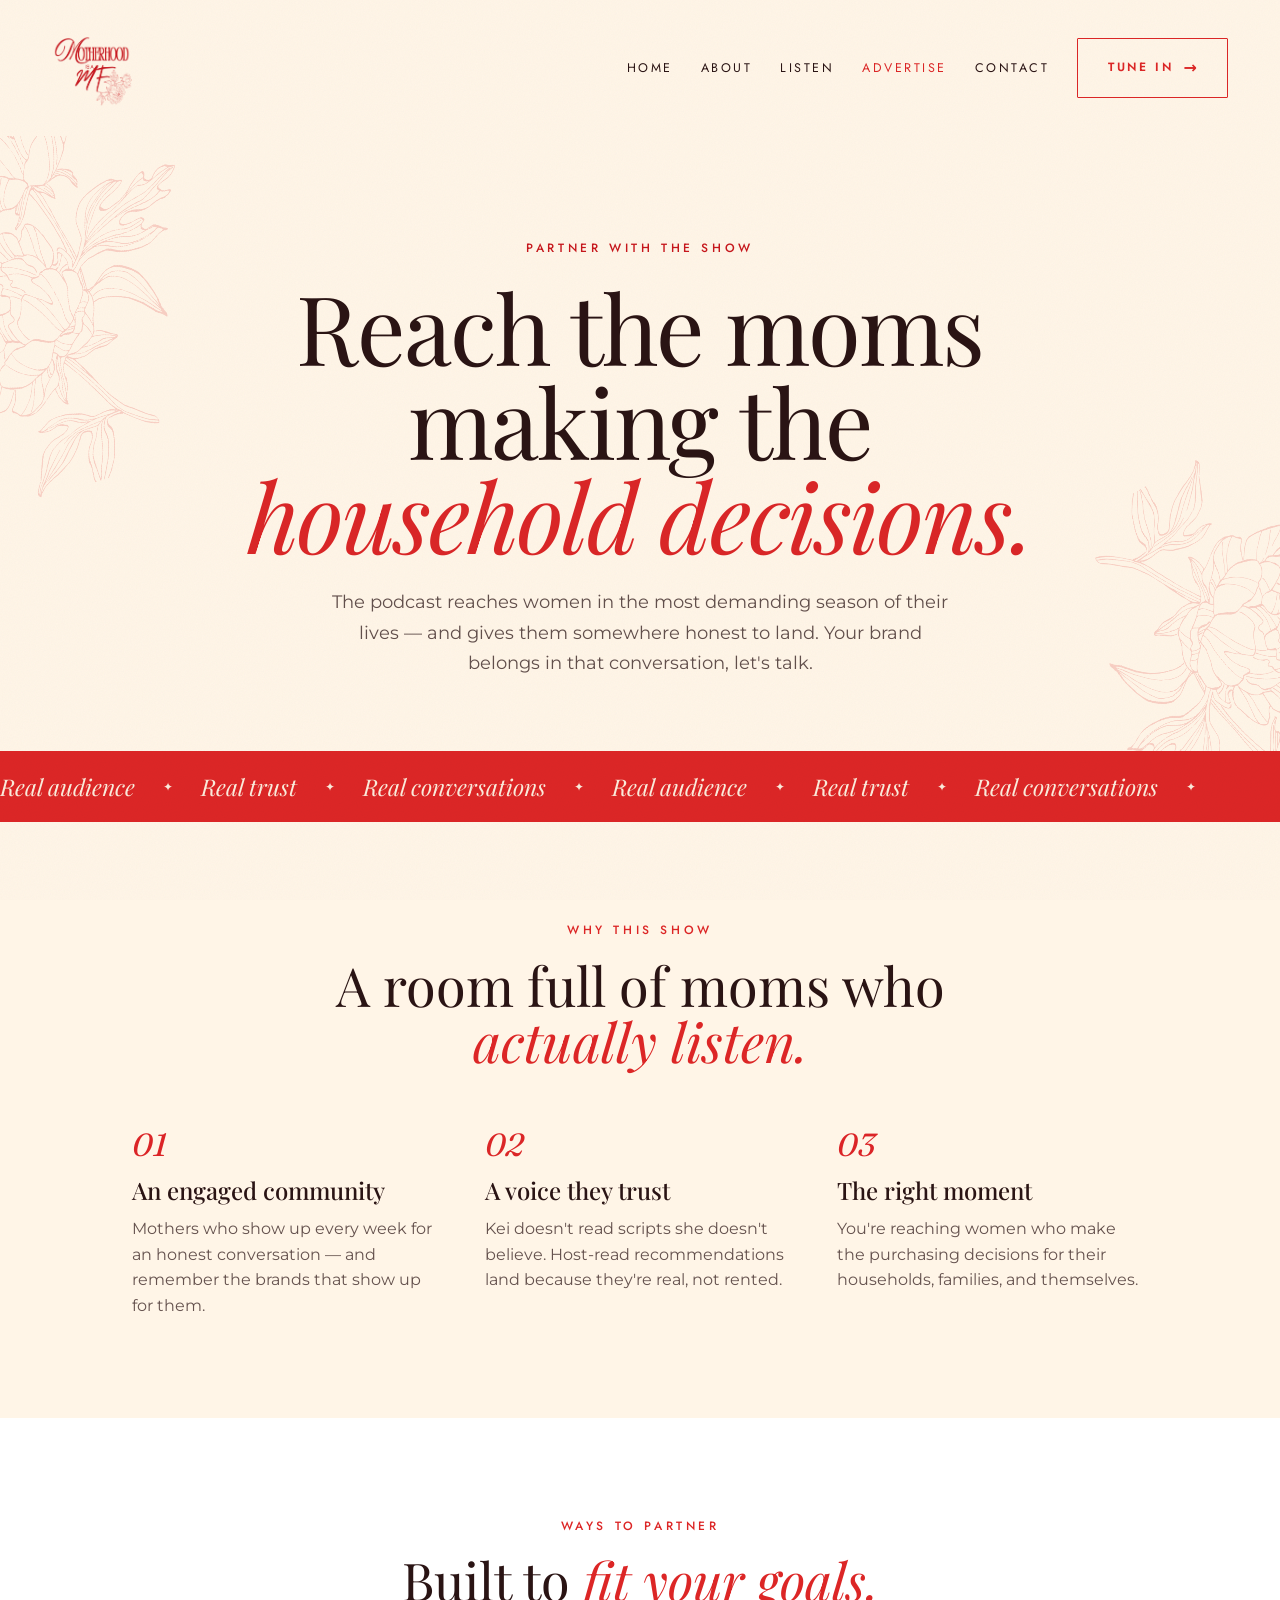
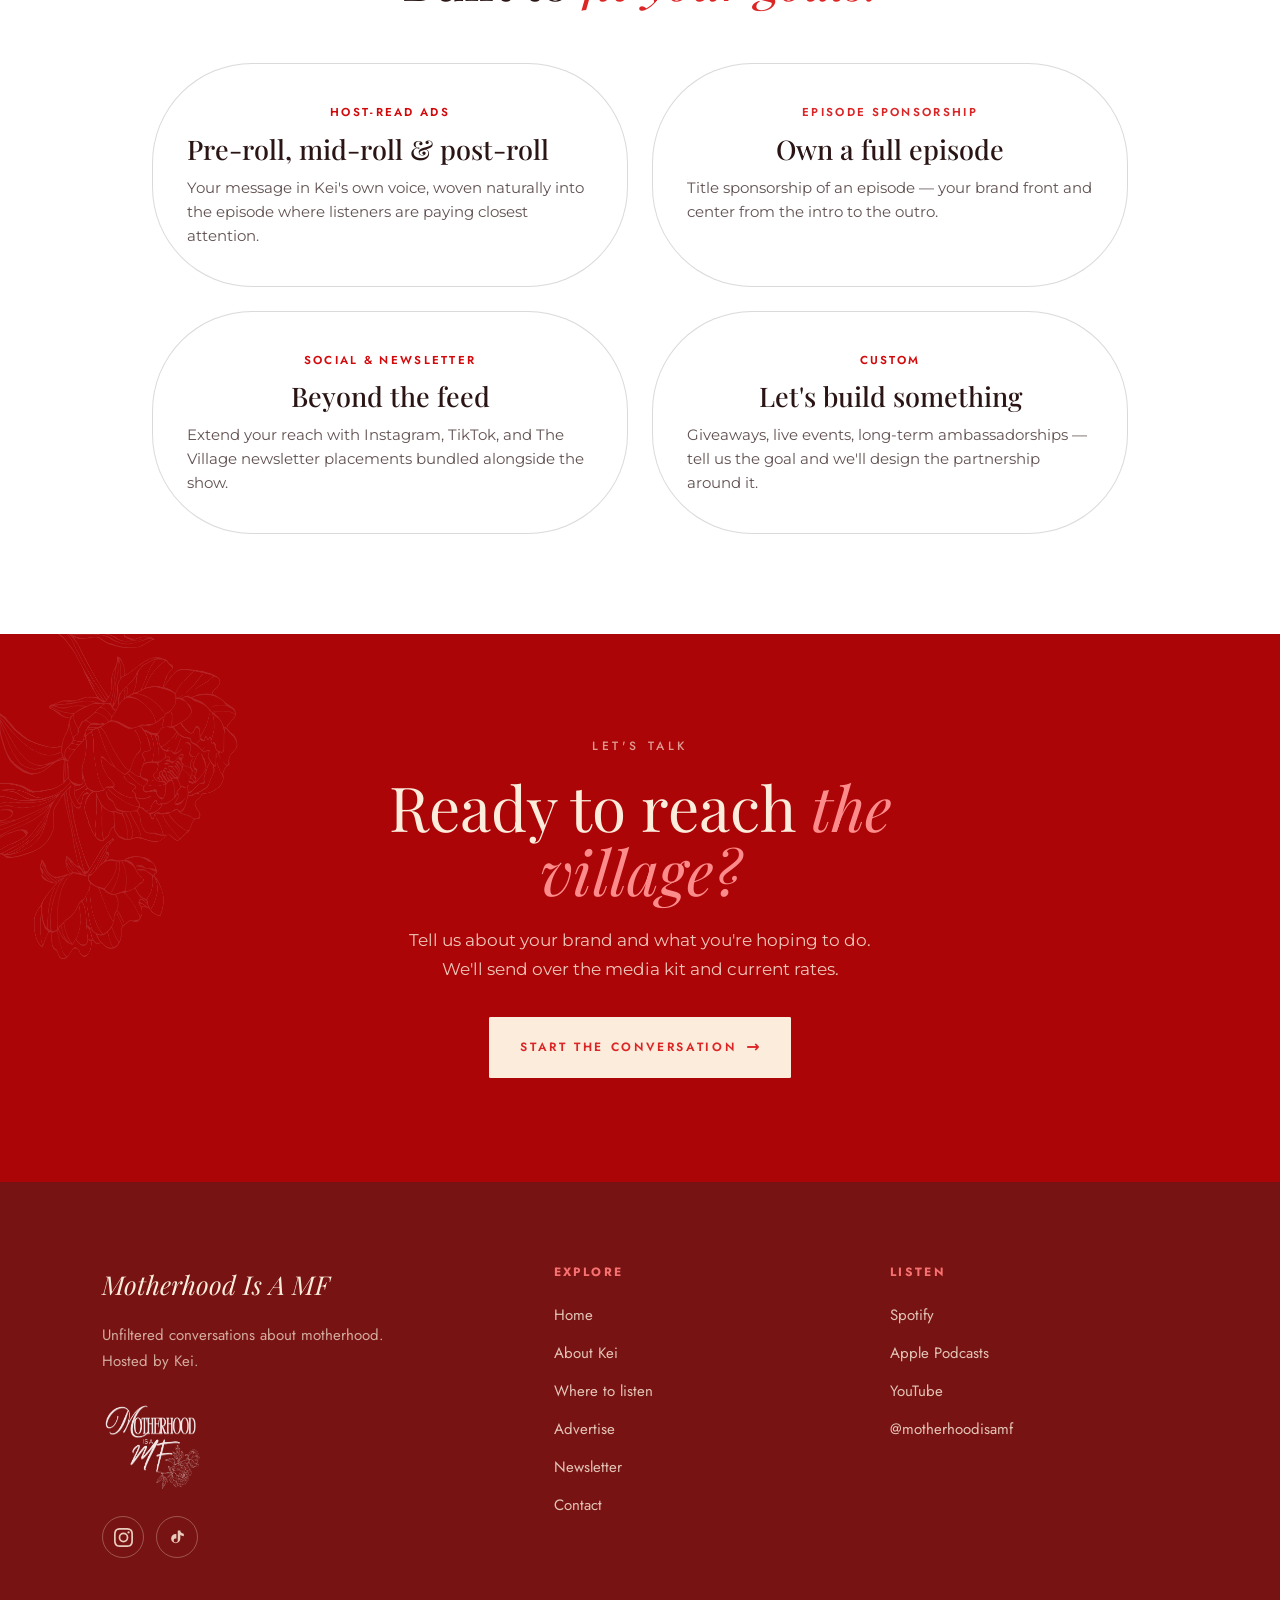
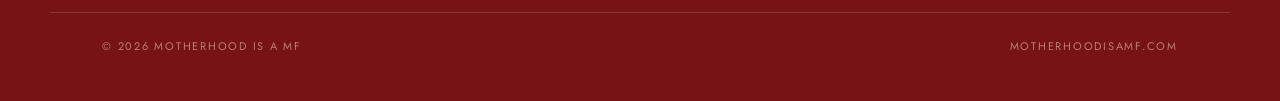
<file: Advertise.html>
<!DOCTYPE html>
<html lang="en">
<head>
<meta charset="UTF-8" />
<meta name="viewport" content="width=device-width, initial-scale=1.0" />
<title>Advertise — Motherhood Is A MF</title>
<link rel="icon" type="image/png" href="assets/logo-mark.png" />
<link rel="stylesheet" href="assets/brand.css" />
<link href="https://fonts.googleapis.com/css2?family=Fraunces:ital,opsz,wght@0,9..144,400;0,9..144,500;0,9..144,600;1,9..144,400;1,9..144,500&display=swap" rel="stylesheet" />
<link id="gfont-Playfair-Display" rel="stylesheet" href="https://fonts.googleapis.com/css2?family=Playfair+Display:wght@300;400;500;600;700&amp;display=swap" />
<link id="gfont-Montserrat" rel="stylesheet" href="https://fonts.googleapis.com/css2?family=Montserrat:wght@300;400;500;600;700&amp;display=swap" />
<style>
/* ===== ADVERTISE — The Editorial (matches site system) ===== */
.ed-h{font-family:"Fraunces",Georgia,serif;font-weight:400;font-style:normal;line-height:1.04;letter-spacing:-.012em;color:var(--ink)}

/* NAV */
header.nav{position:relative;z-index:50;background-color:rgba(255, 243, 226, 0.58)}
.nav-inner{max-width:1280px;margin:0 auto;padding:28px 52px;display:flex;align-items:center;justify-content:space-between;gap:24px}
.brandmark{font-family:var(--sc);font-weight:600;letter-spacing:.34em;font-size:16px;color:var(--bordeaux)}
.nav-links{display:flex;gap:28px;align-items:center}
.nav-links a:not(.btn){font-family:var(--sc);letter-spacing:.2em;text-transform:uppercase;font-size:12.5px;color:var(--ink);transition:color .25s}
.nav-links a:not(.btn):hover,.nav-links a.current{color:var(--bordeaux)}
@media(max-width:920px){.nav-links{display:none}}

/* HERO */
.ad-hero{position:relative;background:rgba(255, 243, 226, 0.58);text-align:center;padding:104px 0 72px;overflow:hidden}
.ad-hero .peony{position:absolute;width:300px;height:388px;background-color:var(--bordeaux);opacity:.18;pointer-events:none;-webkit-mask:url("assets/flower.png") center/contain no-repeat;mask:url("assets/flower.png") center/contain no-repeat}
.ad-hero .peony.l{left:-90px;top:-40px;transform:rotate(-18deg)}
.ad-hero .peony.r{right:-90px;bottom:-110px;transform:rotate(150deg)}
.ad-hero .wrap{max-width:900px;margin:0 auto;padding:0 32px;position:relative;z-index:2}
.ad-hero .eyebrow{color:var(--bordeaux);display:block;margin-bottom:22px}
.ad-hero h1{font-family:"Playfair Display",serif;font-weight:400;font-size:clamp(46px,7.5vw,96px);line-height:.98;letter-spacing:-.02em;color:var(--ink)}
.ad-hero h1 em{font-style:italic;color:var(--bordeaux)}
.ad-hero p{font-family:"Montserrat",sans-serif;font-size:18px;line-height:1.7;color:rgba(42,20,20,.74);max-width:52ch;margin:26px auto 0}

/* MARQUEE STRIP */
.strip{background:var(--bordeaux);color:var(--cream);overflow:hidden;padding:15px 0}
.strip-track{display:inline-flex;white-space:nowrap;will-change:transform;animation:edmarq 30s linear infinite}
.strip-track .seg{display:inline-flex;align-items:center;gap:28px;padding-right:28px}
.strip-track .seg span{font-family:"Playfair Display",serif;font-style:italic;font-size:23px;display:inline-flex;align-items:center;gap:28px}
.strip-track .seg span::after{content:"✦";font-style:normal;font-size:12px;color:currentColor}
@keyframes edmarq{from{transform:translateX(0)}to{transform:translateX(-50%)}}

/* WHY PARTNER */
.why{background:var(--cream);padding:100px 0}
.why .head{max-width:820px;margin:0 auto 60px;padding:0 32px;text-align:center}
.why .eyebrow{color:var(--bordeaux);display:block;margin-bottom:18px}
.why .head h2{font-family:"Playfair Display",serif;font-weight:400;font-size:clamp(30px,4.4vw,54px);line-height:1.04;color:var(--ink)}
.why .head h2 em{font-style:italic;color:var(--bordeaux)}
.why .grid{max-width:1120px;margin:0 auto;padding:0 52px;display:grid;grid-template-columns:repeat(3,1fr);gap:42px}
.why .it{text-align:left}
.why .it .n{font-family:"Fraunces",serif;font-style:italic;font-size:32px;color:var(--bordeaux-pale);line-height:1;display:block;margin-bottom:16px}
.why .it h3{font-family:"Playfair Display",serif;font-weight:500;font-size:24px;line-height:1.12;color:var(--ink);margin-bottom:12px}
.why .it p{font-family:"Montserrat",sans-serif;font-size:15.5px;line-height:1.65;color:rgba(42,20,20,.72)}
@media(max-width:820px){.why .grid{grid-template-columns:1fr;max-width:460px;gap:36px}}

/* WAYS TO PARTNER */
.ways{background:var(--blush);padding:100px 0}
.ways .head{max-width:820px;margin:0 auto 56px;padding:0 32px;text-align:center}
.ways .eyebrow{color:var(--bordeaux);display:block;margin-bottom:18px}
.ways .head h2{font-family:"Playfair Display",serif;font-weight:400;font-size:clamp(30px,4.4vw,52px);line-height:1.04;color:var(--ink)}
.ways .head h2 em{font-style:italic;color:var(--bordeaux)}
.ways .grid{max-width:1080px;margin:0 auto;padding:0 52px;display:grid;grid-template-columns:repeat(2,1fr);gap:24px}
.pcard{background:var(--cream);border:1px solid var(--rule);padding:38px 34px;display:flex;flex-direction:column;gap:12px;transition:transform .35s,box-shadow .35s,border-color .35s}
.pcard:hover{transform:translateY(-5px);box-shadow:0 24px 50px -30px rgba(42,20,20,.4);border-color:var(--bordeaux)}
.pcard .en{font-family:var(--sc);font-weight:600;letter-spacing:.2em;text-transform:uppercase;font-size:11.5px;color:var(--bordeaux-pale)}
.pcard h3{font-family:"Playfair Display",serif;font-weight:500;font-size:27px;line-height:1.06;color:var(--ink)}
.pcard p{font-family:"Montserrat",sans-serif;font-size:15px;line-height:1.6;color:rgba(42,20,20,.74)}
@media(max-width:760px){.ways .grid{grid-template-columns:1fr;max-width:460px}}

/* CTA BAND */
.ad-cta{background:var(--wine);color:var(--cream);text-align:center;padding:104px 0;position:relative;overflow:hidden}
.ad-cta .flower{position:absolute;width:300px;opacity:.12;left:-60px;top:-60px;pointer-events:none;transform:rotate(180deg)}
.ad-cta .wrap{max-width:680px;margin:0 auto;padding:0 32px;position:relative;z-index:2}
.ad-cta .eyebrow{color:rgba(251,236,220,.66);display:block;margin-bottom:20px}
.ad-cta h2{font-family:"Playfair Display",serif;font-weight:400;font-size:clamp(34px,5vw,62px);line-height:1.04;color:var(--cream)}
.ad-cta h2 em{font-style:italic;color:var(--bordeaux-pale)}
.ad-cta p{font-family:"Montserrat",sans-serif;font-size:17px;line-height:1.7;color:rgba(251,236,220,.84);max-width:46ch;margin:22px auto 0}
.ad-cta .btn-wrap{margin-top:34px}

/* FOOTER */
footer.ed-foot{background:var(--chocolate);color:var(--cream);padding:80px 0 44px}
.ed-foot .cols{max-width:1180px;margin:0 auto;padding:0 52px;display:grid;grid-template-columns:1.4fr 1fr 1fr;gap:48px;align-items:start}
.ed-foot .brand h3{font-family:"Playfair Display",serif;font-style:italic;font-weight:400;font-size:26px;color:var(--cream);margin-bottom:14px}
.ed-foot .brand p{font-size:15px;line-height:1.7;color:rgba(251,236,220,.7);max-width:32ch}
.ed-foot .col h4{font-family:var(--sc);letter-spacing:.2em;text-transform:uppercase;font-size:12px;color:var(--bordeaux-pale);margin-bottom:18px}
.ed-foot .col a,.ed-foot .col p{display:block;font-size:15px;color:rgba(251,236,220,.82);margin-bottom:11px}
.ed-foot .col a:hover{color:var(--cream)}
.ed-foot .base{max-width:1180px;margin:54px auto 0;padding:24px 52px 0;border-top:1px solid rgba(251,236,220,.16);display:flex;justify-content:space-between;gap:16px;flex-wrap:wrap;font-family:var(--sc);letter-spacing:.16em;text-transform:uppercase;font-size:11px;color:rgba(251,236,220,.5)}
@media(max-width:760px){.ed-foot .cols{grid-template-columns:1fr;gap:34px}.nav-inner{padding:16px 26px}}
</style>
</head>
<body class="ed" style="background-color: rgba(255, 243, 226, 0.58)">
<div class="grain"></div>

<header class="nav">
  <div class="nav-inner">
    <a href="index.html" class="brandmark" aria-label="Motherhood Is A MF — home"><img src="assets/logo-mark.png" alt="Motherhood Is A MF" style="height:80px;width:auto;display:block" /></a>
    <nav class="nav-links">
      <a href="index.html">Home</a>
      <a href="About.html">About</a>
      <a href="index.html#listen">Listen</a>
      <a href="Advertise.html" class="current">Advertise</a>
      <a href="Contact.html">Contact</a>
      <a href="index.html#listen" class="btn btn-line">Tune in <span class="ar">→</span></a>
    </nav>
    <button class="m-toggle" aria-label="Open menu" aria-expanded="false"><span></span><span></span><span></span></button>
  </div>
</header>

<nav class="m-overlay" aria-hidden="true">
  <div class="m-orn">✦</div>
  <a href="index.html">Home</a>
  <a href="About.html">About</a>
  <a href="index.html#listen">Listen</a>
  <a href="Advertise.html">Advertise</a>
  <a href="Contact.html">Contact</a>
  <a href="index.html#listen" class="m-cta">Tune in →</a>
</nav>

<!-- HERO -->
<section class="ad-hero" data-screen-label="Advertise hero">
  <div class="peony l" aria-hidden="true"></div>
  <div class="peony r" aria-hidden="true"></div>
  <div class="wrap" data-reveal style="color: rgb(255, 255, 255)">
    <span class="eyebrow label" style="color: rgb(199, 23, 28)">Partner with the show</span>
    <h1>Reach the moms making the <em style="color:#da2627">household decisions.</em></h1>
    <p>The podcast reaches women in the most demanding season of their lives — and gives them somewhere honest to land. Your brand belongs in that conversation, let's talk.</p>
  </div>
</section>

<!-- STRIP -->
<div class="strip">
  <div class="strip-track">
    <div class="seg"><span>Real audience</span><span>Real trust</span><span>Real conversations</span></div>
    <div class="seg" aria-hidden="true"><span>Real audience</span><span>Real trust</span><span>Real conversations</span></div>
  </div>
</div>

<!-- WHY PARTNER -->
<section class="why" data-screen-label="Why partner" style="background-color: rgba(255, 243, 226, 0.58)">
  <div class="head" data-reveal>
    <span class="eyebrow label">Why this show</span>
    <h2>A room full of moms who <em>actually listen.</em></h2>
  </div>
  <div class="grid">
    <div class="it" data-reveal>
      <span class="n" style="color: rgb(219, 36, 39)">01</span>
      <h3>An engaged community</h3>
      <p>Mothers who show up every week for an honest conversation — and remember the brands that show up for them.</p>
    </div>
    <div class="it" data-reveal data-d="1">
      <span class="n" style="color: rgb(219, 38, 39)">02</span>
      <h3>A voice they trust</h3>
      <p>Kei doesn't read scripts she doesn't believe. Host-read recommendations land because they're real, not rented.</p>
    </div>
    <div class="it" data-reveal data-d="2">
      <span class="n" style="color: rgb(219, 36, 39)">03</span>
      <h3>The right moment</h3>
      <p>You're reaching women who make the purchasing decisions for their households, families, and themselves.</p>
    </div>
  </div>
</section>

<!-- WAYS TO PARTNER -->
<section class="ways" data-screen-label="Ways to partner" style="background-color: rgb(255, 255, 255)">
  <div class="head" data-reveal>
    <span class="eyebrow label">Ways to partner</span>
    <h2>Built to <em>fit your goals.</em></h2>
  </div>
  <div class="grid">
    <div class="pcard" data-reveal style="background-color: rgb(255, 255, 255); border-radius: 100px">
      <span class="en" style="color: rgb(210, 9, 11); text-align: center">Host-read ads</span>
      <h3>Pre-roll, mid-roll &amp; post-roll</h3>
      <p>Your message in Kei's own voice, woven naturally into the episode where listeners are paying closest attention.</p>
    </div>
    <div class="pcard" data-reveal data-d="1" style="background-color: rgb(255, 255, 255); border-radius: 100px">
      <span class="en" style="color: rgb(218, 38, 39); text-align: center">Episode sponsorship</span>
      <h3 style="text-align: center">Own a full episode</h3>
      <p>Title sponsorship of an episode — your brand front and center from the intro to the outro.</p>
    </div>
    <div class="pcard" data-reveal data-d="2" style="background-color: rgb(255, 255, 255); border-radius: 100px">
      <span class="en" style="color: rgb(212, 9, 11); text-align: center">Social &amp; newsletter</span>
      <h3 style="text-align: center">Beyond the feed</h3>
      <p>Extend your reach with Instagram, TikTok, and The Village newsletter placements bundled alongside the show.</p>
    </div>
    <div class="pcard" data-reveal data-d="3" style="background-color: rgb(255, 255, 255); border-radius: 100px">
      <span class="en" style="color: rgb(210, 9, 11); text-align: center">Custom</span>
      <h3 style="text-align: center">Let's build something</h3>
      <p>Giveaways, live events, long-term ambassadorships — tell us the goal and we'll design the partnership around it.</p>
    </div>
  </div>
</section>

<!-- CTA -->
<section class="ad-cta" data-screen-label="Advertise CTA" style="background-color: rgb(172, 5, 7)">
  <img class="flower" src="assets/flower-cream.png" alt="" />
  <div class="wrap" data-reveal>
    <span class="eyebrow label">Let's talk</span>
    <h2>Ready to reach <em style="color: rgb(252, 140, 140)">the village?</em></h2>
    <p>Tell us about your brand and what you're hoping to do. We'll send over the media kit and current rates.</p>
    <div class="btn-wrap"><a href="Contact.html#partner" class="btn btn-solid-cream">Start the conversation <span class="ar">→</span></a></div>
  </div>
</section>

<!-- FOOTER -->
<footer class="ed-foot" data-screen-label="Footer" style="background-color: rgb(119, 19, 18)">
  <div class="cols">
    <div class="brand">
      <h3 style="font-family: &quot;Playfair Display&quot;">Motherhood Is A MF</h3>
      <p>Unfiltered conversations about motherhood. Hosted by Kei. </p>
      <img src="assets/logo-mark.png" alt="Motherhood Is A MF" style="height:98px;width:auto;margin-top:20px;display:block;filter:brightness(0) invert(1);opacity:.9" />
      <div class="foot-social">
        <a href="https://www.instagram.com/motherhoodisamf/" target="_blank" rel="noopener" aria-label="Instagram"><svg viewBox="0 0 24 24" aria-hidden="true"><path d="M12 2.16c3.2 0 3.58.01 4.85.07 1.17.05 1.8.25 2.23.41.56.22.96.48 1.38.9.42.42.68.82.9 1.38.16.42.36 1.06.41 2.23.06 1.27.07 1.65.07 4.85s-.01 3.58-.07 4.85c-.05 1.17-.25 1.8-.41 2.23-.22.56-.48.96-.9 1.38-.42.42-.82.68-1.38.9-.42.16-1.06.36-2.23.41-1.27.06-1.65.07-4.85.07s-3.58-.01-4.85-.07c-1.17-.05-1.8-.25-2.23-.41-.56-.22-.96-.48-1.38-.9-.42-.42-.68-.82-.9-1.38-.16-.42-.36-1.06-.41-2.23C2.17 15.58 2.16 15.2 2.16 12s.01-3.58.07-4.85c.05-1.17.25-1.8.41-2.23.22-.56.48-.96.9-1.38.42-.42.82-.68 1.38-.9.42-.16 1.06-.36 2.23-.41C8.42 2.17 8.8 2.16 12 2.16M12 0C8.74 0 8.33.01 7.05.07 5.78.13 4.9.33 4.14.63c-.79.31-1.46.72-2.13 1.38C1.35 2.68.94 3.35.63 4.14.33 4.9.13 5.78.07 7.05.01 8.33 0 8.74 0 12s.01 3.67.07 4.95c.06 1.27.26 2.15.56 2.91.31.79.72 1.46 1.38 2.13.67.66 1.34 1.07 2.13 1.38.76.3 1.64.5 2.91.56C8.33 23.99 8.74 24 12 24s3.67-.01 4.95-.07c1.27-.06 2.15-.26 2.91-.56.79-.31 1.46-.72 2.13-1.38.66-.67 1.07-1.34 1.38-2.13.3-.76.5-1.64.56-2.91.06-1.28.07-1.69.07-4.95s-.01-3.67-.07-4.95c-.06-1.27-.26-2.15-.56-2.91-.31-.79-.72-1.46-1.38-2.13-.67-.66-1.34-1.07-2.13-1.38-.76-.3-1.64-.5-2.91-.56C15.67.01 15.26 0 12 0z"/><path d="M12 5.84A6.16 6.16 0 1 0 18.16 12 6.16 6.16 0 0 0 12 5.84zm0 10.15A3.99 3.99 0 1 1 16 12a4 4 0 0 1-4 4z"/><circle cx="18.41" cy="5.59" r="1.44"/></svg></a>
        <a href="https://www.tiktok.com/@motherhoodisamf" target="_blank" rel="noopener" aria-label="TikTok"><svg viewBox="0 0 24 24" aria-hidden="true"><path d="M16.6 5.82a4.28 4.28 0 0 1-1.05-2.82h-3.2v12.86a2.59 2.59 0 0 1-2.59 2.5 2.59 2.59 0 0 1-2.59-2.59 2.59 2.59 0 0 1 3.41-2.45V7.62a5.8 5.8 0 0 0-.82-.06A5.79 5.79 0 0 0 4 13.35a5.79 5.79 0 0 0 9.95 4.03 5.78 5.78 0 0 0 1.63-4.03V8.96a7.45 7.45 0 0 0 4.4 1.42V7.18a4.28 4.28 0 0 1-3.38-1.36z"/></svg></a>
      </div>
    </div>
    <div class="col">
      <h4>Explore</h4>
      <a href="index.html">Home</a>
      <a href="About.html">About Kei</a>
      <a href="index.html#listen">Where to listen</a>
      <a href="Advertise.html">Advertise</a>
      <a href="index.html#vip">Newsletter</a>
      <a href="Contact.html">Contact</a>
    </div>
    <div class="col">
      <h4>Listen</h4>
      <a href="https://open.spotify.com/show/033E9nOuhHwhivhr1qKbL1" target="_blank" rel="noopener">Spotify</a>
      <a href="https://podcasts.apple.com/us/podcast/motherhood-is-a-mf/id1896886957" target="_blank" rel="noopener">Apple Podcasts</a>
      <a href="https://www.youtube.com/@MotherhoodIsAMF" target="_blank" rel="noopener">YouTube</a>
      <a href="https://www.instagram.com/motherhoodisamf/" target="_blank" rel="noopener">@motherhoodisamf</a>
    </div>
  </div>
  <div class="base">
    <span>© 2026 Motherhood Is A MF</span>
    <span>MotherhoodIsAMF.com</span>
  </div>
</footer>

<script>
(function(){
  if('IntersectionObserver' in window){
    var io=new IntersectionObserver(function(entries){entries.forEach(function(e){if(e.isIntersecting){e.target.classList.add('in');io.unobserve(e.target);}});},{threshold:.12,rootMargin:'0px 0px -8% 0px'});
    [].slice.call(document.querySelectorAll('[data-reveal]')).forEach(function(el){io.observe(el);});
  }else{[].slice.call(document.querySelectorAll('[data-reveal]')).forEach(function(el){el.classList.add('in');});}
  var mt=document.querySelector('.m-toggle'), mo=document.querySelector('.m-overlay');
  if(mt&&mo){
    function setMenu(open){mt.classList.toggle('on',open);mo.classList.toggle('open',open);document.body.classList.toggle('m-lock',open);mt.setAttribute('aria-expanded',open);mo.setAttribute('aria-hidden',!open);mt.setAttribute('aria-label',open?'Close menu':'Open menu');}
    mt.addEventListener('click',function(){setMenu(!mo.classList.contains('open'));});
    mo.addEventListener('click',function(e){var a=e.target.closest&&e.target.closest('a');if(!a)return;var href=a.getAttribute('href')||'';if(href.charAt(0)==='#'){setMenu(false);return;}e.preventDefault();setMenu(false);window.location.href=a.href;});
    document.addEventListener('keydown',function(e){if(e.key==='Escape')setMenu(false);});
  }
})();
</script>


<!-- Flodesk popup form -->
<script>
(function(w,d,t,h,s,n){
  w.FlodeskObject=n;
  var fn=function(){(w[n].q=w[n].q||[]).push(arguments);};
  w[n]=w[n]||fn;
  var f=d.getElementsByTagName(t)[0];
  var v='?v='+Math.floor(new Date().getTime()/(120*1000))*60;
  var sm=d.createElement(t);sm.async=true;sm.type='module';sm.src=h+s+'.mjs'+v;
  f.parentNode.insertBefore(sm,f);
  var sn=d.createElement(t);sn.async=true;sn.noModule=true;sn.src=h+s+'.js'+v;
  f.parentNode.insertBefore(sn,f);
})(window,document,'script','https://assets.flodesk.com','/universal','fd');
window.fd('form',{
  formId:'6a28cfd1c94aa75ad67dfd65'
});
</script>
</body>
</html>
</file>
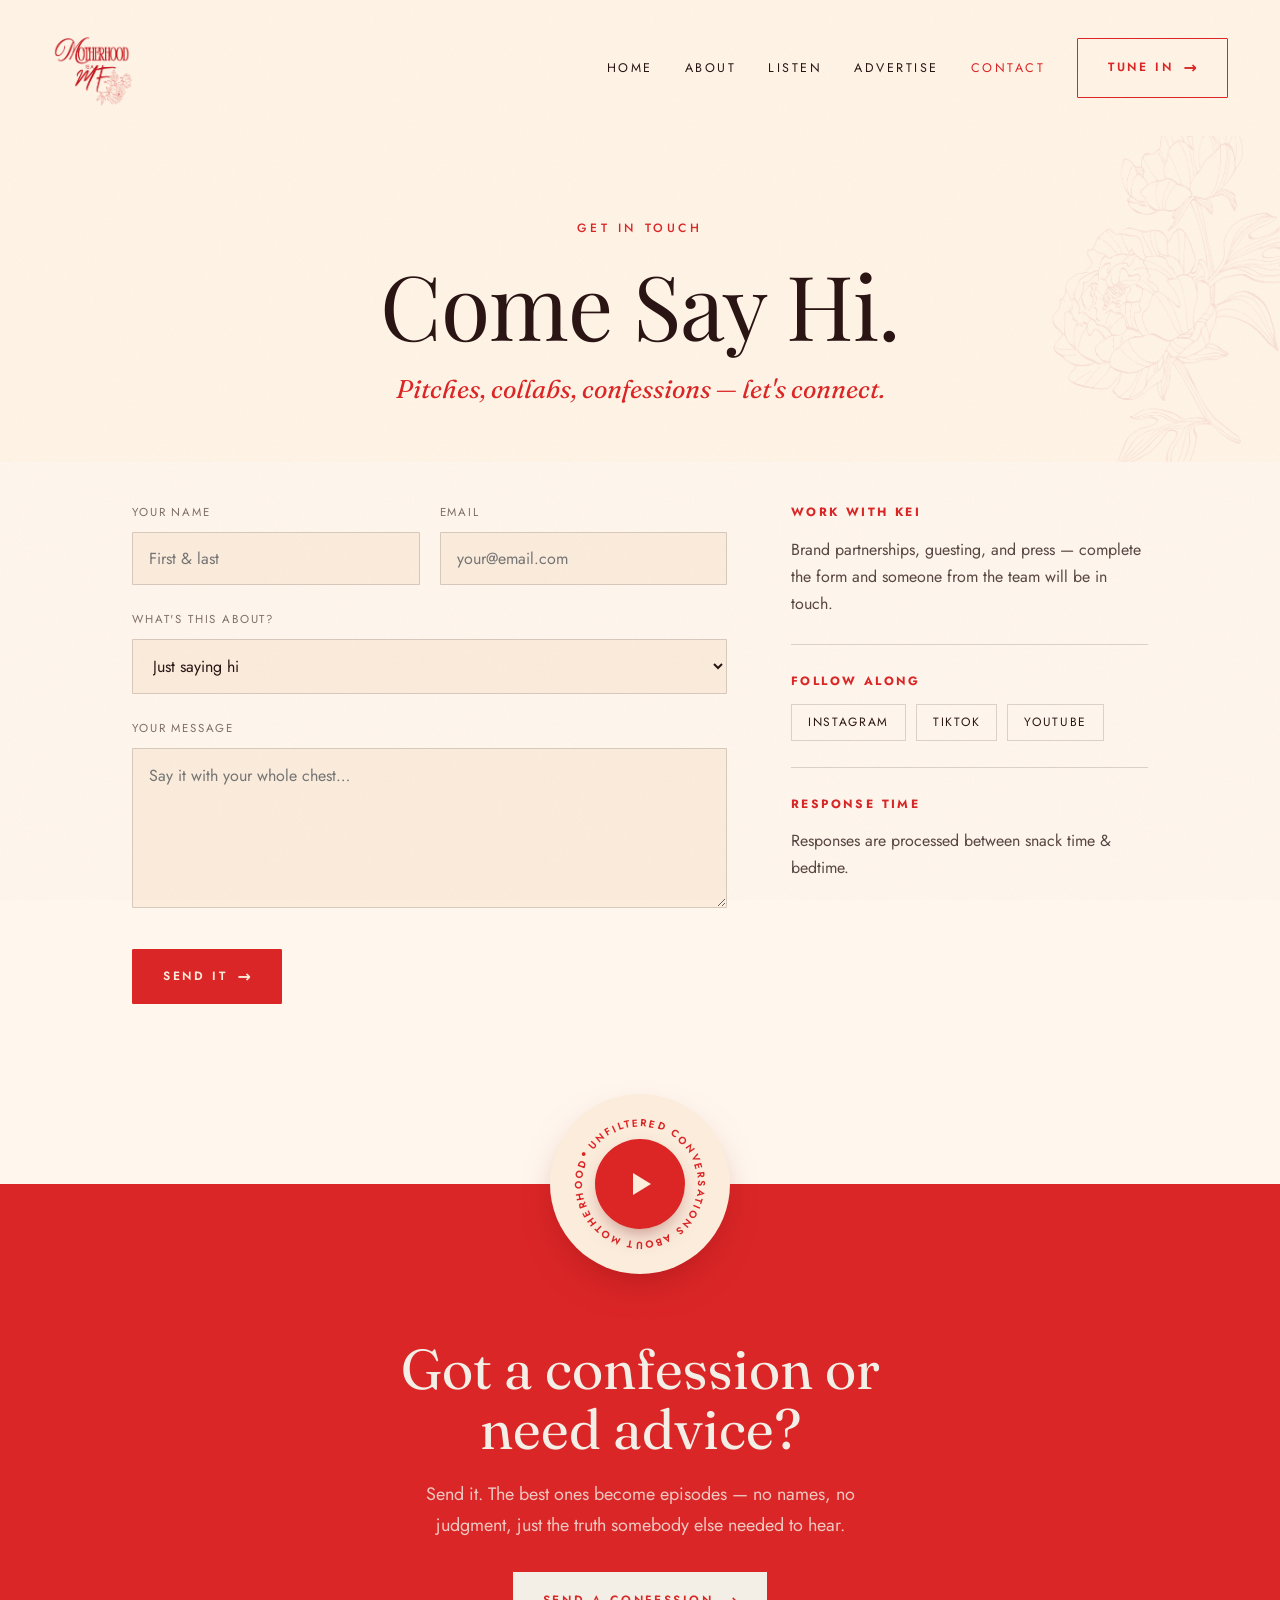
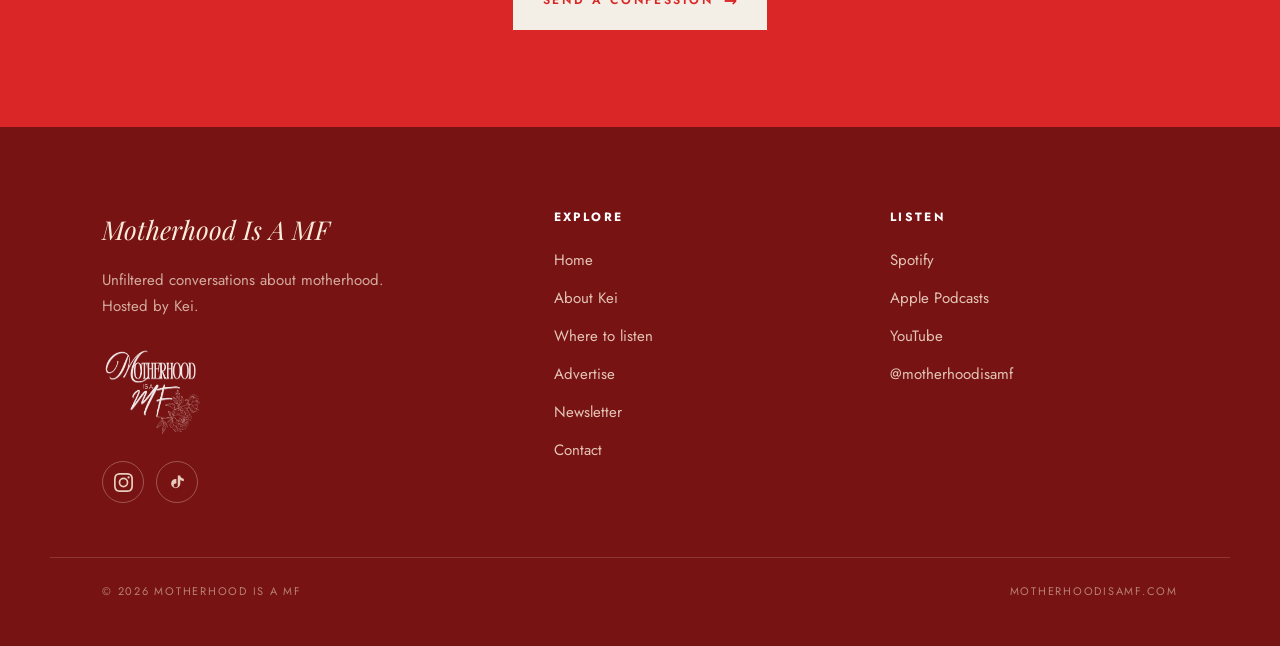
<file: Contact.html>
<!DOCTYPE html>
<html lang="en">
<head>
<meta charset="UTF-8" />
<meta name="viewport" content="width=device-width, initial-scale=1.0" />
<title>Contact — Motherhood Is A MF</title>
<link rel="icon" type="image/png" href="assets/logo-mark.png" />
<link rel="stylesheet" href="assets/brand.css" />
<link href="https://fonts.googleapis.com/css2?family=Fraunces:ital,opsz,wght@0,9..144,400;0,9..144,500;0,9..144,600;1,9..144,400;1,9..144,500&display=swap" rel="stylesheet" />
<link href="https://fonts.googleapis.com/css2?family=Playfair+Display:wght@300;400;500;600;700&display=swap" rel="stylesheet" />
<style>
.ed-h{font-family:"Fraunces",Georgia,serif;font-weight:400;font-style:normal;line-height:1.06;letter-spacing:-.012em;color:var(--ink)}
.ed-h em{font-style:italic;color:var(--bordeaux);font-weight:400}

/* NAV */
header.nav{position:relative;z-index:50;background:rgba(255, 243, 226, 0.58)}
.nav-inner{max-width:1280px;margin:0 auto;padding:28px 52px;display:flex;align-items:center;justify-content:space-between;gap:24px}
.brandmark{font-family:var(--sc);font-weight:600;letter-spacing:.34em;font-size:16px;color:var(--bordeaux)}
.nav-links{display:flex;gap:32px;align-items:center}
.nav-links a:not(.btn){font-family:var(--sc);letter-spacing:.2em;text-transform:uppercase;font-size:12.5px;color:var(--ink);transition:color .25s}
.nav-links a:not(.btn):hover,.nav-links a.current{color:var(--bordeaux)}
@media(max-width:780px){.nav-links{display:none}}

/* HERO */
.c-hero{padding:84px 0 50px;text-align:center;position:relative;overflow:hidden;background:rgba(255, 243, 226, 0.58)}
.c-hero .peony-bg{position:absolute;width:280px;opacity:.09;right:-50px;top:-20px;pointer-events:none}
.c-hero .eyebrow{color:var(--bordeaux);display:block;margin-bottom:22px}
.c-hero h1{font-size:clamp(46px,7vw,100px);line-height:1}
.c-hero p{font-family:"Fraunces",serif;font-style:italic;font-size:clamp(19px,2vw,26px);color:var(--bordeaux);margin-top:18px}

/* BODY GRID */
.c-wrap{max-width:1120px;margin:0 auto;padding:40px 52px 110px;display:grid;grid-template-columns:1.25fr .75fr;gap:64px;align-items:start}
@media(max-width:880px){.c-wrap{grid-template-columns:1fr;gap:48px;padding:30px 26px 80px}}

/* FORM */
.c-form .fl{display:block;font-family:var(--sc);letter-spacing:.16em;text-transform:uppercase;font-size:11.5px;color:rgba(42,20,20,.6);margin:0 0 9px}
.c-form .row{margin-bottom:24px}
.c-form .two{display:grid;grid-template-columns:1fr 1fr;gap:20px}
@media(max-width:560px){.c-form .two{grid-template-columns:1fr}}
.c-form input,.c-form select,.c-form textarea{width:100%;background:var(--cream);border:1px solid var(--rule);color:var(--ink);padding:14px 16px;border-radius:1px;font-family:var(--body);font-size:16px;transition:border-color .25s}
.c-form textarea{min-height:160px;resize:vertical;line-height:1.6}
.c-form input:focus,.c-form select:focus,.c-form textarea:focus{outline:none;border-color:var(--bordeaux)}
.c-form .sub{margin-top:6px}
.c-form .note{font-family:var(--sc);letter-spacing:.12em;text-transform:uppercase;font-size:11px;color:rgba(42,20,20,.5);margin-top:16px}
.c-msg{display:none;background:var(--bordeaux);color:var(--cream);padding:18px 22px;font-family:"Fraunces",serif;font-style:italic;font-size:20px;margin-bottom:24px}
.c-msg.show{display:block}
.c-msg.err{background:#7a0a10}

/* ASIDE */
.c-aside .block{border-top:1px solid var(--rule);padding:26px 0}
.c-aside .block:first-child{border-top:none;padding-top:0}
.c-aside h3{font-family:var(--sc);letter-spacing:.2em;text-transform:uppercase;font-size:12px;color:var(--bordeaux);margin-bottom:12px}
.c-aside a{font-family:"Fraunces",serif;font-size:clamp(22px,2.4vw,30px);color:var(--ink);line-height:1.2;transition:color .25s;display:inline-block}
.c-aside a:hover{color:var(--bordeaux)}
.c-aside p{font-size:16px;line-height:1.7;color:rgba(42,20,20,.78)}
.c-aside .socials{display:flex;gap:10px;flex-wrap:wrap;margin-top:4px}
.c-aside .socials a{font-family:var(--sc);font-size:12px;letter-spacing:.14em;text-transform:uppercase;border:1px solid var(--rule);padding:10px 16px;color:var(--ink)}
.c-aside .socials a:hover{background:var(--bordeaux);color:var(--cream);border-color:var(--bordeaux)}

/* CONFESSION CALLOUT */
.confess{background:var(--blush);text-align:center;padding:120px 0 96px;position:relative;margin-top:70px}
.confess .seal{position:absolute;top:-78px;left:50%;transform:translateX(-50%);width:156px;height:156px;z-index:3}
.confess .seal::before{content:"";position:absolute;inset:-12px;border-radius:50%;background:var(--cream);box-shadow:0 16px 40px -18px rgba(122,10,16,.55);z-index:-1}
.confess .seal svg{width:100%;height:100%}
.confess .seal text{font-family:var(--sc);font-size:13px;font-weight:600;letter-spacing:.225em;fill:var(--bordeaux);text-transform:uppercase}
.confess .seal .bigdot{font-size:30px;letter-spacing:0;fill:var(--bordeaux)}
.confess .seal-badge{position:absolute;top:50%;left:50%;transform:translate(-50%,-50%);width:90px;height:90px;border-radius:50%;background:var(--bordeaux);color:var(--cream);display:flex;align-items:center;justify-content:center;z-index:4;box-shadow:0 10px 26px -12px rgba(122,10,16,.7)}
.confess .seal .play{width:0;height:0;border-style:solid;border-width:11px 0 11px 18px;border-color:transparent transparent transparent var(--cream);margin-left:4px}
.confess .wrap{max-width:680px;position:relative;z-index:2}
.confess .eyebrow{color:var(--bordeaux);display:block;margin-bottom:18px}
.confess h2{font-family:"Fraunces",serif;font-weight:400;font-size:clamp(32px,4.6vw,56px);line-height:1.08;color:var(--ink)}
.confess h2 em{font-style:italic;color:var(--bordeaux)}
.confess p{font-size:18px;line-height:1.7;color:rgba(42,20,20,.8);max-width:46ch;margin:20px auto 0}
.confess .btns{margin-top:30px}

/* FOOTER */
footer.ed-foot{background:var(--chocolate);color:var(--cream);padding:80px 0 44px}
.ed-foot .cols{max-width:1180px;margin:0 auto;padding:0 52px;display:grid;grid-template-columns:1.4fr 1fr 1fr;gap:48px;align-items:start}
.ed-foot .brand h3{font-family:"Fraunces",serif;font-style:italic;font-weight:400;font-size:26px;color:var(--cream);margin-bottom:14px}
.ed-foot .brand p{font-size:15px;line-height:1.7;color:rgba(251,236,220,.7);max-width:32ch}
.ed-foot .col h4{font-family:var(--sc);letter-spacing:.2em;text-transform:uppercase;font-size:12px;color:var(--bordeaux-pale);margin-bottom:18px}
.ed-foot .col a,.ed-foot .col p{display:block;font-size:15px;color:rgba(251,236,220,.82);margin-bottom:11px}
.ed-foot .col a:hover{color:var(--cream)}
.ed-foot .base{max-width:1180px;margin:54px auto 0;padding:24px 52px 0;border-top:1px solid rgba(251,236,220,.16);display:flex;justify-content:space-between;gap:16px;flex-wrap:wrap;font-family:var(--sc);letter-spacing:.16em;text-transform:uppercase;font-size:11px;color:rgba(251,236,220,.5)}
@media(max-width:760px){.ed-foot .cols{grid-template-columns:1fr;gap:34px}.nav-inner{padding:16px 26px}}
</style>
</head>
<body class="ed" style="background-color: rgb(255, 246, 237)">
<div class="grain"></div>

<header class="nav">
  <div class="nav-inner">
    <a href="index.html" class="brandmark" aria-label="Motherhood Is A MF — home"><img src="assets/logo-mark.png" alt="Motherhood Is A MF" style="height:80px;width:auto;display:block" /></a>
    <nav class="nav-links">
      <a href="index.html">Home</a>
  <a href="About.html">About</a>
      <a href="index.html#listen">Listen</a>
      <a href="Advertise.html">Advertise</a>
      <a href="Contact.html" class="current">Contact</a>
      <a href="index.html#listen" class="btn btn-line">Tune in <span class="ar">→</span></a>
    </nav>
    <button class="m-toggle" aria-label="Open menu" aria-expanded="false"><span></span><span></span><span></span></button>
  </div>
</header>

<nav class="m-overlay" aria-hidden="true">
  <div class="m-orn">✦</div>
  <a href="index.html">Home</a>
  <a href="About.html">About</a>
  <a href="index.html#listen">Listen</a>
  <a href="Advertise.html">Advertise</a>
  <a href="Contact.html">Contact</a>
  <a href="index.html#listen" class="m-cta">Tune in →</a>
</nav>

<!-- HERO -->
<section class="c-hero" data-screen-label="Contact hero">
  <img class="peony-bg" src="assets/flower.png" alt="" />
  <div class="wrap" style="position:relative;z-index:2">
    <span class="eyebrow label">Get in touch</span>
    <h1 class="ed-h" style="font-family: &quot;Playfair Display&quot;">Come Say Hi.</h1>
    <p>Pitches, collabs, confessions — let's connect.</p>
  </div>
</section>

<!-- BODY -->
<div class="c-wrap">
  <!-- FORM -->
  <form class="c-form" data-screen-label="Contact form" action="https://formspree.io/f/mkoaqabo" method="POST" onsubmit="return MIAMFsubmit(event)">
    <input type="hidden" name="_subject" value="New message from MotherhoodIsAMF.com" />
    <div class="c-msg" id="cmsg">Got it, someone from the team will be in touch soon. ✦</div>
    <div class="c-msg err" id="cerr" style="display:none">Hmm, that didn&rsquo;t go through. Please try again, or email motherhoodisamf@gmail.com directly.</div>
    <div class="row two">
      <div>
        <label class="fl" for="name">Your name</label>
        <input id="name" name="name" type="text" required placeholder="First & last" />
      </div>
      <div>
        <label class="fl" for="email">Email</label>
        <input id="email" name="email" type="email" required placeholder="your@email.com" />
      </div>
    </div>
    <div class="row">
      <label class="fl" for="topic">What's this about?</label>
      <select id="topic" name="topic">
        <option>Just saying hi</option>
        <option>Be a guest on the show</option>
        <option>Brand partnership / sponsorship</option>
        <option>Press &amp; media</option>
        <option>A confession or topic idea</option>
        <option>Something else</option>
      </select>
    </div>
    <div class="row">
      <label class="fl" for="message">Your message</label>
      <textarea id="message" name="message" required placeholder="Say it with your whole chest…"></textarea>
    </div>
    <button type="submit" class="btn btn-solid sub" style="background-color: rgb(218, 38, 39)">Send it <span class="ar">→</span></button>
  </form>

  <!-- ASIDE -->
  <aside class="c-aside" data-screen-label="Contact info">
    <div class="block">
      <h3 style="color: rgb(218, 38, 39)">Work with Kei</h3>
      <p>Brand partnerships, guesting, and press — complete the form and someone from the team will be in touch.</p>
    </div>
    <div class="block">
      <h3>Follow along</h3>
      <div class="socials">
        <a href="https://www.instagram.com/motherhoodisamf/" target="_blank" rel="noopener">Instagram</a>
          <a href="https://www.tiktok.com/@motherhoodisamf" target="_blank" rel="noopener">TikTok</a>
          <a href="https://www.youtube.com/@MotherhoodIsAMF" target="_blank" rel="noopener">YouTube</a>
      </div>
    </div>
    <div class="block">
      <h3 style="color: rgb(216, 39, 39)">Response time</h3>
      <p>Responses are processed between snack time & bedtime.</p>
    </div>
  </aside>
</div>

<!-- CONFESSION CALLOUT -->
<section class="confess" data-screen-label="Confession callout" style="background-color: rgb(218, 38, 39)">
  <div class="seal" aria-hidden="true">
    <svg viewBox="0 0 200 200">
      <defs><path id="csealpath" d="M100,100 m-74,0 a74,74 0 1,1 148,0 a74,74 0 1,1 -148,0" /></defs>
      <g><text><textPath href="#csealpath" startOffset="0"><tspan class="bigdot" baseline-shift="-5">•</tspan>&nbsp;UNFILTERED CONVERSATIONS ABOUT MOTHERHOOD&nbsp;&nbsp;</textPath></text>
      <animateTransform attributeName="transform" attributeType="XML" type="rotate" from="0 100 100" to="360 100 100" dur="22s" repeatCount="indefinite" /></g>
    </svg>
    <span class="seal-badge"><i class="play"></i></span>
  </div>
  <div class="wrap">
    <span class="eyebrow label">Anonymous welcome</span>
    <h2 style="color: rgb(243, 238, 230)">Got a confession or need advice?</h2>
    <p style="color: rgba(243, 239, 230, 0.8)">Send it. The best ones become episodes — no names, no judgment, just the truth somebody else needed to hear.</p>
    <div class="btns"><a href="#message" onclick="document.getElementById('topic').value='A confession or topic idea';setTimeout(function(){document.getElementById('message').focus();},450);" class="btn btn-solid" style="background-color: rgb(244, 239, 230); color: rgb(216, 39, 39)">Send a confession <span class="ar">→</span></a></div>
  </div>
</section>

<!-- FOOTER -->

<footer class="ed-foot" data-screen-label="Footer" style="background-color: rgb(119, 19, 18)">
  <div class="cols">
    <div class="brand">
      <h3 style="font-family: &quot;Playfair Display&quot;">Motherhood Is A MF</h3>
      <p>Unfiltered conversations about motherhood. Hosted by Kei. </p>
      <img src="assets/logo-mark.png" alt="Motherhood Is A MF" style="height:98px;width:auto;margin-top:20px;display:block;filter:brightness(0) invert(1);opacity:.9" />
      <div class="foot-social">
        <a href="https://www.instagram.com/motherhoodisamf/" target="_blank" rel="noopener" aria-label="Instagram"><svg viewBox="0 0 24 24" aria-hidden="true"><path d="M12 2.16c3.2 0 3.58.01 4.85.07 1.17.05 1.8.25 2.23.41.56.22.96.48 1.38.9.42.42.68.82.9 1.38.16.42.36 1.06.41 2.23.06 1.27.07 1.65.07 4.85s-.01 3.58-.07 4.85c-.05 1.17-.25 1.8-.41 2.23-.22.56-.48.96-.9 1.38-.42.42-.82.68-1.38.9-.42.16-1.06.36-2.23.41-1.27.06-1.65.07-4.85.07s-3.58-.01-4.85-.07c-1.17-.05-1.8-.25-2.23-.41-.56-.22-.96-.48-1.38-.9-.42-.42-.68-.82-.9-1.38-.16-.42-.36-1.06-.41-2.23C2.17 15.58 2.16 15.2 2.16 12s.01-3.58.07-4.85c.05-1.17.25-1.8.41-2.23.22-.56.48-.96.9-1.38.42-.42.82-.68 1.38-.9.42-.16 1.06-.36 2.23-.41C8.42 2.17 8.8 2.16 12 2.16M12 0C8.74 0 8.33.01 7.05.07 5.78.13 4.9.33 4.14.63c-.79.31-1.46.72-2.13 1.38C1.35 2.68.94 3.35.63 4.14.33 4.9.13 5.78.07 7.05.01 8.33 0 8.74 0 12s.01 3.67.07 4.95c.06 1.27.26 2.15.56 2.91.31.79.72 1.46 1.38 2.13.67.66 1.34 1.07 2.13 1.38.76.3 1.64.5 2.91.56C8.33 23.99 8.74 24 12 24s3.67-.01 4.95-.07c1.27-.06 2.15-.26 2.91-.56.79-.31 1.46-.72 2.13-1.38.66-.67 1.07-1.34 1.38-2.13.3-.76.5-1.64.56-2.91.06-1.28.07-1.69.07-4.95s-.01-3.67-.07-4.95c-.06-1.27-.26-2.15-.56-2.91-.31-.79-.72-1.46-1.38-2.13-.67-.66-1.34-1.07-2.13-1.38-.76-.3-1.64-.5-2.91-.56C15.67.01 15.26 0 12 0z"/><path d="M12 5.84A6.16 6.16 0 1 0 18.16 12 6.16 6.16 0 0 0 12 5.84zm0 10.15A3.99 3.99 0 1 1 16 12a4 4 0 0 1-4 4z"/><circle cx="18.41" cy="5.59" r="1.44"/></svg></a>
        <a href="https://www.tiktok.com/@motherhoodisamf" target="_blank" rel="noopener" aria-label="TikTok"><svg viewBox="0 0 24 24" aria-hidden="true"><path d="M16.6 5.82a4.28 4.28 0 0 1-1.05-2.82h-3.2v12.86a2.59 2.59 0 0 1-2.59 2.5 2.59 2.59 0 0 1-2.59-2.59 2.59 2.59 0 0 1 3.41-2.45V7.62a5.8 5.8 0 0 0-.82-.06A5.79 5.79 0 0 0 4 13.35a5.79 5.79 0 0 0 9.95 4.03 5.78 5.78 0 0 0 1.63-4.03V8.96a7.45 7.45 0 0 0 4.4 1.42V7.18a4.28 4.28 0 0 1-3.38-1.36z"/></svg></a>
      </div>
    </div>
    <div class="col">
      <h4 style="color: rgb(255, 255, 255)">Explore</h4>
      <a href="index.html">Home</a>
      <a href="About.html">About Kei</a>
      <a href="index.html#listen">Where to listen</a>
      <a href="Advertise.html">Advertise</a>
      <a href="index.html#vip">Newsletter</a>
      <a href="Contact.html">Contact</a>
    </div>
    <div class="col">
      <h4 style="color: rgb(254, 254, 254)">Listen</h4>
      <a href="https://open.spotify.com/show/033E9nOuhHwhivhr1qKbL1" target="_blank" rel="noopener">Spotify</a>
      <a href="https://podcasts.apple.com/us/podcast/motherhood-is-a-mf/id1896886957" target="_blank" rel="noopener">Apple Podcasts</a>
      <a href="https://www.youtube.com/@MotherhoodIsAMF" target="_blank" rel="noopener">YouTube</a>
      <a href="https://www.instagram.com/motherhoodisamf/" target="_blank" rel="noopener">@motherhoodisamf</a>
    </div>
  </div>
  <div class="base">
    <span>© 2026 Motherhood Is A MF</span>
    <span>MotherhoodIsAMF.com</span>
  </div>
</footer>

<script>
(function(){
  var mt=document.querySelector('.m-toggle'), mo=document.querySelector('.m-overlay');
  if(mt&&mo){
    function setMenu(open){mt.classList.toggle('on',open);mo.classList.toggle('open',open);document.body.classList.toggle('m-lock',open);mt.setAttribute('aria-expanded',open);mo.setAttribute('aria-hidden',!open);mt.setAttribute('aria-label',open?'Close menu':'Open menu');}
    mt.addEventListener('click',function(){setMenu(!mo.classList.contains('open'));});
    mo.addEventListener('click',function(e){var a=e.target.closest&&e.target.closest('a');if(!a)return;var href=a.getAttribute('href')||'';if(href.charAt(0)==='#'){setMenu(false);return;}e.preventDefault();setMenu(false);window.location.href=a.href;});
    document.addEventListener('keydown',function(e){if(e.key==='Escape')setMenu(false);});
  }
})();
</script>

<!-- Preselect partnership topic when arriving from Advertise page -->
<script>
(function(){
  function applyPartner(){
    if(location.hash==='#partner'){
      var sel=document.getElementById('topic');
      if(sel){
        for(var i=0;i<sel.options.length;i++){ if(/partnership|sponsor/i.test(sel.options[i].text)){ sel.selectedIndex=i; break; } }
      }
      var msg=document.getElementById('message');
      if(msg){
        var card=msg.closest('.c-form')||msg;
        try{ card.scrollIntoView({behavior:'smooth',block:'center'}); }catch(e){ card.scrollIntoView(); }
        setTimeout(function(){ try{ msg.focus({preventScroll:true}); }catch(e){ msg.focus(); } }, 500);
      }
    }
  }
  applyPartner();
  window.addEventListener('hashchange',applyPartner);
})();
</script>

<!-- Contact form submission (Formspree) -->
<script>
function MIAMFsubmit(e){
  e.preventDefault();
  var form=e.target;
  var btn=form.querySelector('button[type="submit"]');
  var ok=document.getElementById('cmsg');
  var err=document.getElementById('cerr');
  if(err) err.style.display='none';
  var btnHTML=btn?btn.innerHTML:'';
  if(btn){ btn.disabled=true; btn.innerHTML='Sending…'; }
  fetch(form.action,{
    method:'POST',
    body:new FormData(form),
    headers:{'Accept':'application/json'}
  }).then(function(res){
    if(res.ok){
      form.reset();
      ok.classList.add('show');
      ok.scrollIntoView({block:'center'});
    }else{
      res.json().then(function(d){
        if(err){ err.style.display='block'; err.scrollIntoView({block:'center'}); }
      }).catch(function(){ if(err){ err.style.display='block'; } });
    }
  }).catch(function(){
    if(err){ err.style.display='block'; err.scrollIntoView({block:'center'}); }
  }).finally(function(){
    if(btn){ btn.disabled=false; btn.innerHTML=btnHTML; }
  });
  return false;
}
</script>


<!-- Flodesk popup form -->
<script>
(function(w,d,t,h,s,n){
  w.FlodeskObject=n;
  var fn=function(){(w[n].q=w[n].q||[]).push(arguments);};
  w[n]=w[n]||fn;
  var f=d.getElementsByTagName(t)[0];
  var v='?v='+Math.floor(new Date().getTime()/(120*1000))*60;
  var sm=d.createElement(t);sm.async=true;sm.type='module';sm.src=h+s+'.mjs'+v;
  f.parentNode.insertBefore(sm,f);
  var sn=d.createElement(t);sn.async=true;sn.noModule=true;sn.src=h+s+'.js'+v;
  f.parentNode.insertBefore(sn,f);
})(window,document,'script','https://assets.flodesk.com','/universal','fd');
window.fd('form',{
  formId:'6a28cfd1c94aa75ad67dfd65'
});
</script>
</body></html>
</file>
<file: assets/brand.css>
/* ===========================================================
   MOTHERHOOD IS A MOTHERFUCKA — shared brand system
   Editorial luxury. Cormorant + EB Garamond. Cream & Bordeaux.
   =========================================================== */
@import url('https://fonts.googleapis.com/css2?family=Jost:ital,wght@0,300;0,400;0,500;0,600;0,700;1,400;1,500&display=swap');

:root{
  --cream:#FBECDC;
  --cream-d:#EDE6D6;
  /* Scarlet Letter palette */
  --bordeaux:#DC2626;     /* SCARLET — primary */
  --bordeaux-l:#B01020;   /* CRIMSON — hover / deeper accent */
  --bordeaux-pale:#F87171;/* CORAL — ornamental / peony pale */
  --wine:#5C0A10;
  --cherry:#B01020;
  --chocolate:#40070C;    /* deepest */
  --blush:#FEE2E2;
  --ink:#2A1414;
  --gold:#C9A96E;
  --rule:rgba(42,20,20,.16);
  --rule-cream:rgba(251,236,220,.26);
  --display:"Jost",system-ui,sans-serif;
  --sc:"Jost",system-ui,sans-serif;
  --body:"Jost",system-ui,sans-serif;
}
*{margin:0;padding:0;box-sizing:border-box}
html{scroll-behavior:smooth}
body{
  background:var(--cream);color:var(--ink);
  font-family:var(--body);font-size:19px;line-height:1.8;font-weight:400;
  -webkit-font-smoothing:antialiased;text-rendering:optimizeLegibility;
  overflow-x:clip;
}
a{color:inherit;text-decoration:none}
img{display:block;max-width:100%}
::selection{background:var(--bordeaux);color:var(--cream)}

/* ---- grain overlay ---- */
.grain{position:fixed;inset:0;z-index:60;pointer-events:none;opacity:.05;mix-blend-mode:multiply;
  background-image:url("data:image/svg+xml,%3Csvg xmlns='http://www.w3.org/2000/svg' width='140' height='140'%3E%3Cfilter id='n'%3E%3CfeTurbulence type='fractalNoise' baseFrequency='0.85' numOctaves='2' stitchTiles='stitch'/%3E%3C/filter%3E%3Crect width='100%25' height='100%25' filter='url(%23n)'/%3E%3C/svg%3E");}

/* ---- type helpers ---- */
.display{font-family:var(--display);font-weight:500;font-style:normal;line-height:1.08;letter-spacing:-.005em}
.label{font-family:var(--sc);font-weight:500;letter-spacing:.3em;text-transform:uppercase;font-size:12px;line-height:1.4}
.serif-up{font-family:var(--display);font-weight:500;font-style:normal}
em.accent{color:var(--bordeaux);font-style:normal;font-weight:500}

/* ---- Jost (Futura-style geometric, à la Glacial Indifference) ---- */
.hero-sub,.about-body .lead,.intro p,.card p,.mutha p,.news p,
.listen .lhead p,.news input{font-style:normal !important}
.display,.hero-tag,.tr,blockquote,.pname,.lcard h3,.lrow h3,.intro h1,.card h2,
.about h2 em,.tr em,.display em{font-weight:500 !important;font-style:normal !important}

/* ---- ornamental rules / dividers ---- */
.hr-orn{height:1px;border:none;background:linear-gradient(90deg,transparent,var(--bordeaux-pale),transparent)}
.hr-orn.cream{background:linear-gradient(90deg,transparent,rgba(251,236,220,.5),transparent)}
.divider{display:flex;align-items:center;justify-content:center;gap:18px;color:var(--bordeaux-pale)}
.divider::before,.divider::after{content:"";height:1px;width:64px;background:linear-gradient(90deg,transparent,var(--bordeaux-pale))}
.divider::after{background:linear-gradient(90deg,var(--bordeaux-pale),transparent)}
.divider .star{font-size:13px}
.divider.cream{color:rgba(251,236,220,.7)}
.divider.cream::before{background:linear-gradient(90deg,transparent,rgba(251,236,220,.6))}
.divider.cream::after{background:linear-gradient(90deg,rgba(251,236,220,.6),transparent)}

/* ---- buttons: refined editorial, not pills ---- */
.btn{display:inline-flex;align-items:center;gap:10px;font-family:var(--sc);font-weight:600;
  letter-spacing:.22em;text-transform:uppercase;font-size:12px;padding:15px 30px;border-radius:1px;
  transition:background .3s,color .3s,border-color .3s,transform .3s;cursor:pointer;white-space:nowrap}
.btn .ar{font-family:var(--body);letter-spacing:0;font-size:16px;transition:transform .3s}
.btn:hover .ar{transform:translateX(5px)}
.btn-solid{background:var(--bordeaux);color:var(--cream);border:1px solid var(--bordeaux)}
.btn-solid:hover{background:var(--bordeaux-l);border-color:var(--bordeaux-l);transform:translateY(-1px)}
.btn-line{background:transparent;color:var(--bordeaux);border:1px solid var(--bordeaux)}
.btn-line:hover{background:var(--bordeaux);color:var(--cream)}
.btn-line-cream{background:transparent;color:var(--cream);border:1px solid rgba(251,236,220,.5)}
.btn-line-cream:hover{background:var(--cream);color:var(--bordeaux);border-color:var(--cream)}
.btn-solid-cream{background:var(--cream);color:var(--bordeaux);border:1px solid var(--cream)}
.btn-solid-cream:hover{background:#fff;transform:translateY(-1px)}

/* ---- shared layout ---- */
.wrap{max-width:1180px;margin:0 auto;padding:0 48px}
.wrap-narrow{max-width:780px;margin:0 auto;padding:0 32px}
@media(max-width:680px){.wrap{padding:0 26px}}

/* ---- mobile menu (shared) ---- */
.m-toggle{display:none;flex-direction:column;justify-content:center;gap:5px;width:42px;height:42px;border:none;background:none;cursor:pointer;padding:0;z-index:120}
.m-toggle span{display:block;height:2px;width:24px;background:#000;border-radius:2px;transition:transform .3s ease,opacity .2s ease;margin:0 auto}
.m-toggle.on span:nth-child(1){transform:translateY(7px) rotate(45deg)}
.m-toggle.on span:nth-child(2){opacity:0}
.m-toggle.on span:nth-child(3){transform:translateY(-7px) rotate(-45deg)}
.m-overlay{position:fixed;inset:0;z-index:110;background:var(--bordeaux);color:var(--cream);display:flex;flex-direction:column;align-items:center;justify-content:center;gap:8px;opacity:0;visibility:hidden;transform:translateY(-12px);transition:opacity .35s ease,transform .35s ease,visibility .35s}
.m-overlay.open{opacity:1;visibility:visible;transform:none}
.m-overlay a{font-family:var(--display);font-weight:700;font-size:clamp(34px,9vw,52px);color:var(--cream);line-height:1.3;letter-spacing:-.01em}
.m-overlay a.m-cta{font-family:var(--sc);font-weight:600;font-size:14px;letter-spacing:.24em;text-transform:uppercase;border:1px solid rgba(251,236,220,.5);padding:14px 30px;margin-top:22px}
.m-overlay .m-orn{color:rgba(251,236,220,.6);font-size:15px;margin-bottom:14px;letter-spacing:.3em}
body.m-lock{overflow:hidden}
@media(max-width:780px){.m-toggle{display:flex}}

/* ---- footer social icons ---- */
.foot-social{display:flex;gap:12px;margin-top:24px}
.foot-social a{display:inline-flex;align-items:center;justify-content:center;width:42px;height:42px;border:1px solid rgba(251,236,220,.3);border-radius:50%;color:rgba(251,236,220,.85);transition:background .3s,color .3s,border-color .3s,transform .3s}
.foot-social a:hover{background:var(--bordeaux);color:var(--cream);border-color:var(--bordeaux);transform:translateY(-2px)}
.foot-social svg{width:19px;height:19px;fill:currentColor;display:block}

/* ---- shared newsletter band (Flodesk) ---- */
.vip{background:var(--wine);color:var(--cream);padding:90px 0;position:relative;overflow:hidden}
.vip .flower{position:absolute;width:300px;opacity:.12;right:-50px;bottom:-60px;pointer-events:none}
.vip>.wrap{max-width:720px;text-align:center;position:relative;z-index:2}
.vip .eyebrow{color:rgba(251,236,220,.66);display:block;margin-bottom:22px}
.vip .fd-embed{position:relative;z-index:2}
</file>
